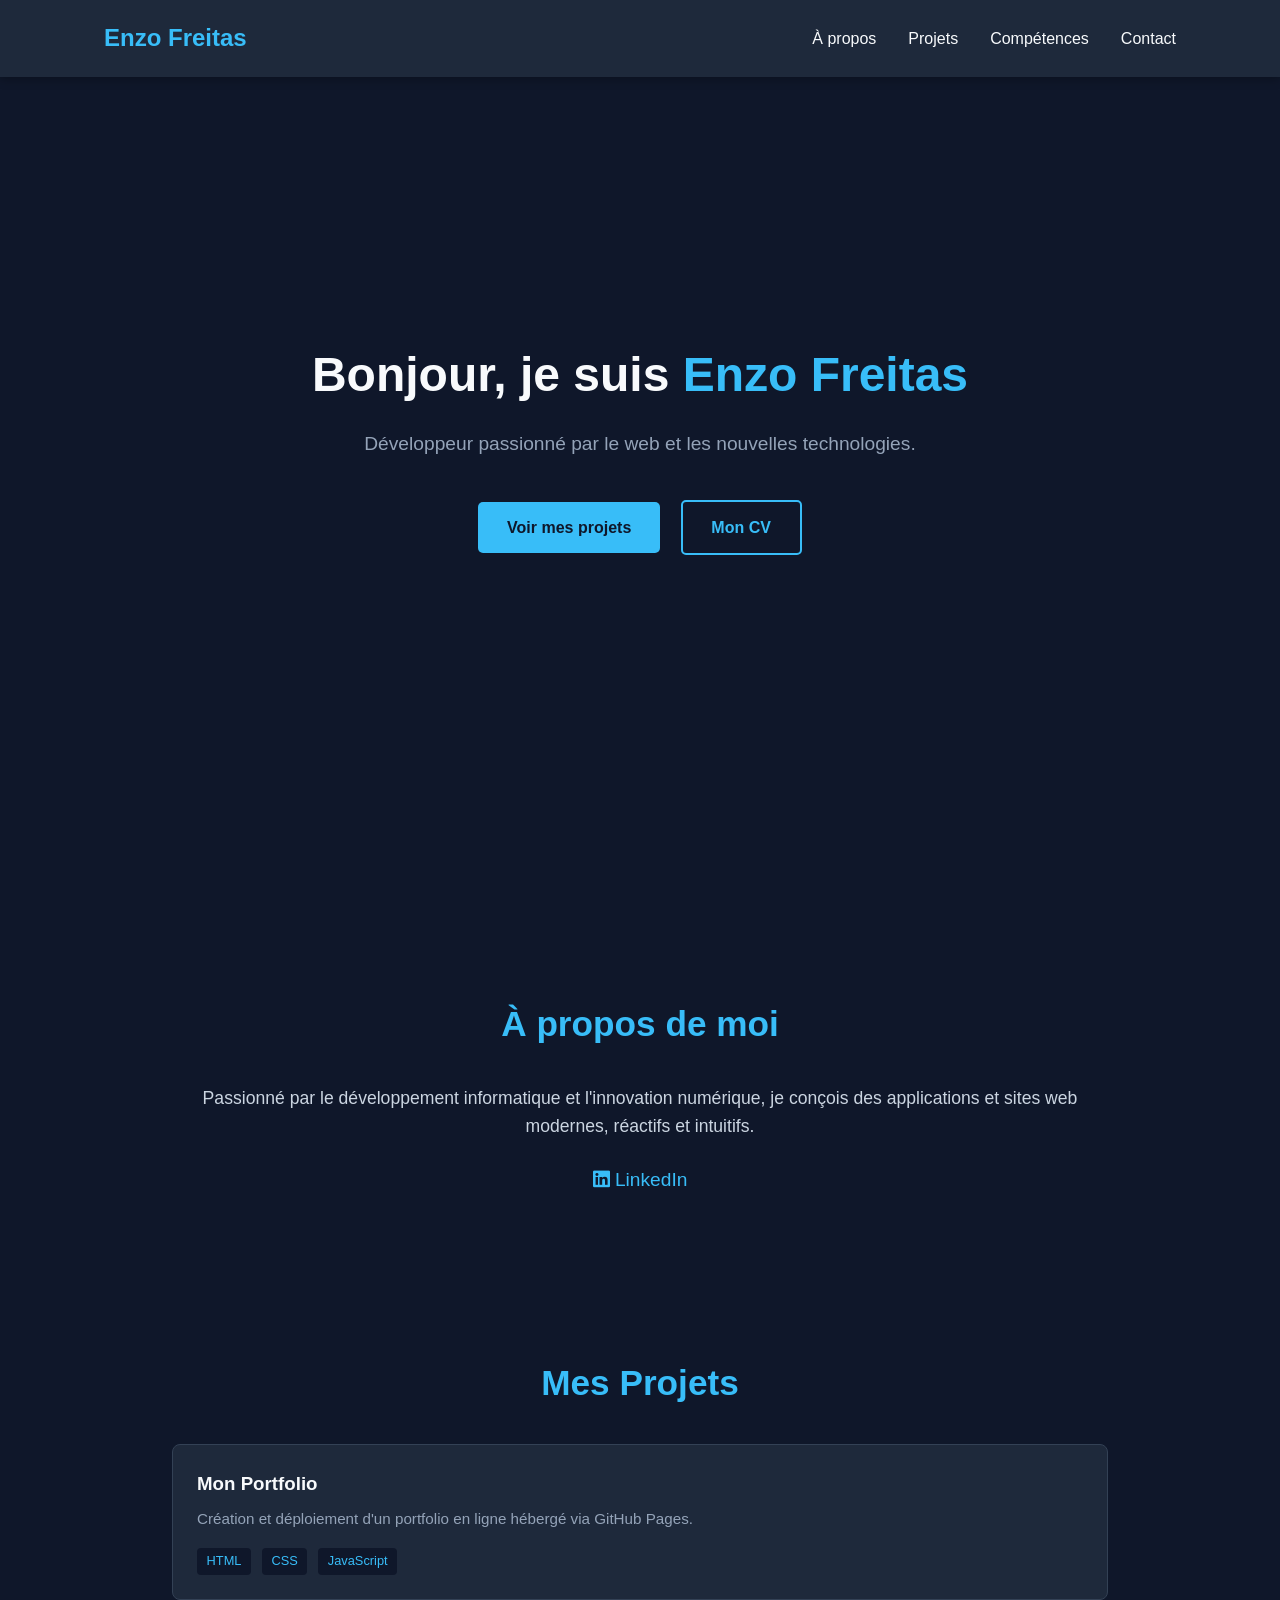
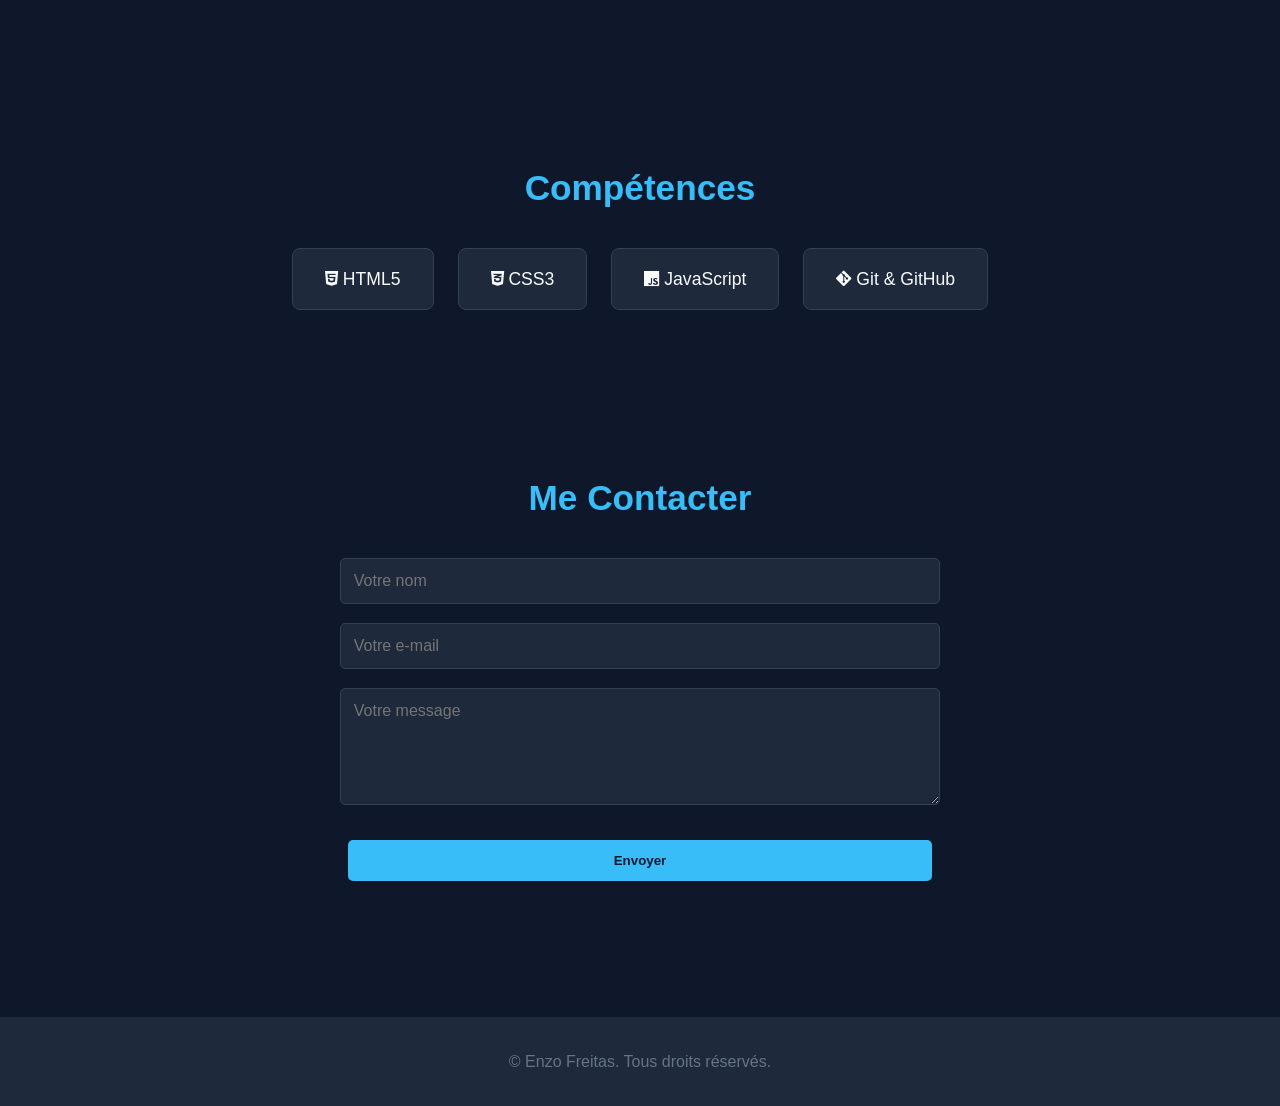
<file: index.html>
<!DOCTYPE html>
<html lang="fr">
<head>
    <meta charset="UTF-8">
    <meta name="viewport" content="width=device-width, initial-scale=1.0">
    <title>Enzo Freitas - Portfolio</title>
    <link rel="stylesheet" href="style.css">
    <link rel="stylesheet" href="https://cdnjs.cloudflare.com/ajax/libs/font-awesome/6.4.0/css/all.min.css">
</head>
<body>

    <!-- Header / Navigation -->
    <header>
        <nav class="navbar">
            <a href="#" class="logo">Enzo Freitas</a>
            <ul class="nav-menu">
                <li class="nav-item"><a href="#about" class="nav-link">À propos</a></li>
                <li class="nav-item"><a href="#projets" class="nav-link">Projets</a></li>
                <li class="nav-item"><a href="#competences" class="nav-link">Compétences</a></li>
                <li class="nav-item"><a href="#contact" class="nav-link">Contact</a></li>
            </ul>
        </nav>
    </header>

    <!-- Section Accueil / Banner -->
    <section class="hero">
        <div class="hero-content">
            <h1>Bonjour, je suis <span>Enzo Freitas</span></h1>
            <p>Développeur passionné par le web et les nouvelles technologies.</p>
            <div class="hero-buttons">
                <a href="#projets" class="btn">Voir mes projets</a>
                <a href="cv.pdf" class="btn btn-secondary" target="_blank">Mon CV</a>
            </div>
        </div>
    </section>

    <!-- Section À propos -->
    <section id="about" class="section">
        <h2>À propos de moi</h2>
        <div class="about-content">
            <p>
                Passionné par le développement informatique et l'innovation numérique, je conçois des applications et sites web modernes, réactifs et intuitifs.
            </p>
            <div class="social-links">
                <a href="https://www.linkedin.com/in/enzo-freitas/" target="_blank"><i class="fab fa-linkedin"></i> LinkedIn</a>
            </div>
        </div>
    </section>

    <!-- Section Projets -->
    <section id="projets" class="section">
        <h2>Mes Projets</h2>
        <div class="projects-grid">
            <div class="project-card">
                <h3>Mon Portfolio</h3>
                <p>Création et déploiement d'un portfolio en ligne hébergé via GitHub Pages.</p>
                <div class="tags">
                    <span>HTML</span>
                    <span>CSS</span>
                    <span>JavaScript</span>
                </div>
            </div>
        </div>
    </section>

    <!-- Section Compétences -->
    <section id="competences" class="section">
        <h2>Compétences</h2>
        <div class="skills-container">
            <div class="skill-item"><i class="fab fa-html5"></i> HTML5</div>
            <div class="skill-item"><i class="fab fa-css3-alt"></i> CSS3</div>
            <div class="skill-item"><i class="fab fa-js"></i> JavaScript</div>
            <div class="skill-item"><i class="fab fa-git-alt"></i> Git & GitHub</div>
        </div>
    </section>

    <!-- Section Contact -->
    <section id="contact" class="section">
        <h2>Me Contacter</h2>
        <form action="https://formspree.io/f/xppwngay" method="POST" class="contact-form">
            <div class="form-group">
                <input type="text" name="name" placeholder="Votre nom" required>
            </div>
            <div class="form-group">
                <input type="email" name="email" placeholder="Votre e-mail" required>
            </div>
            <div class="form-group">
                <textarea name="message" rows="5" placeholder="Votre message" required></textarea>
            </div>
            <button type="submit" class="btn">Envoyer</button>
        </form>
    </section>

    <!-- Footer -->
    <footer>
        <p>&copy; Enzo Freitas. Tous droits réservés.</p>
    </footer>

    <script src="script.js"></script>
</body>
</html>
</file>
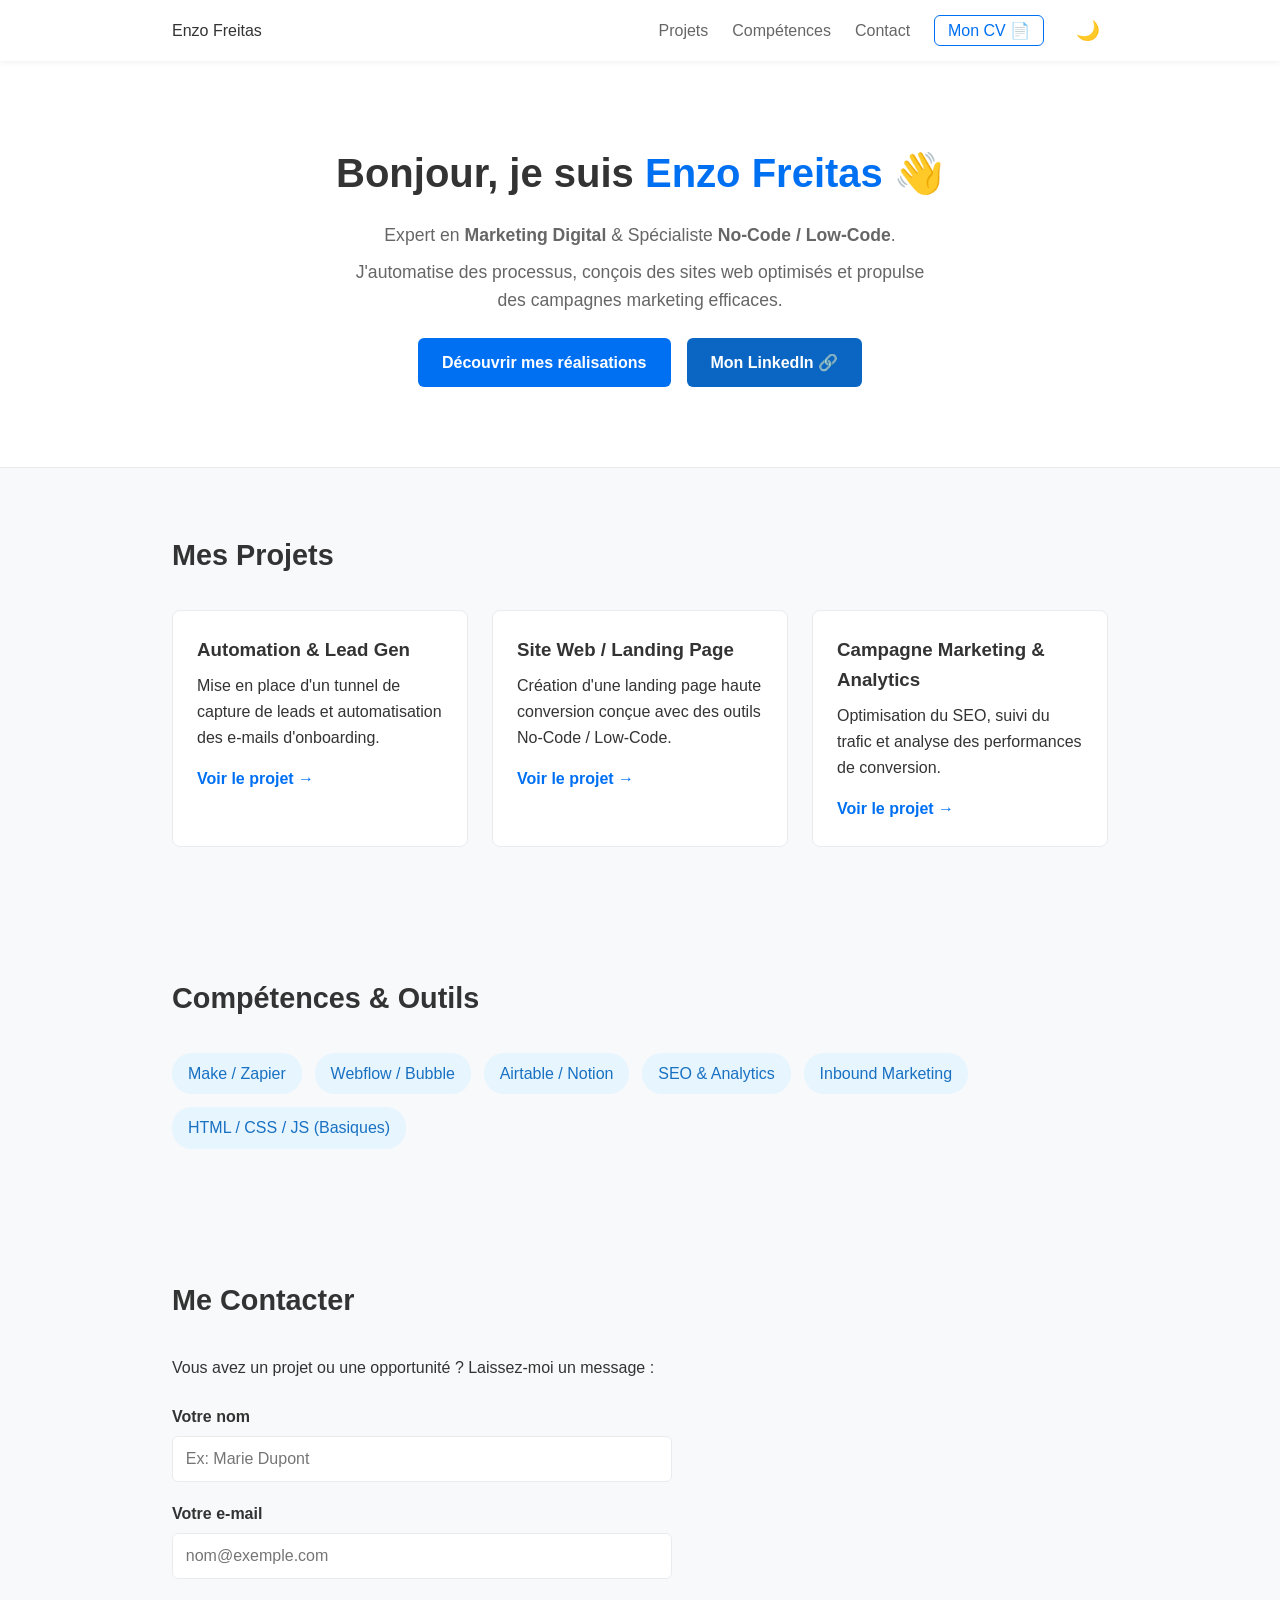
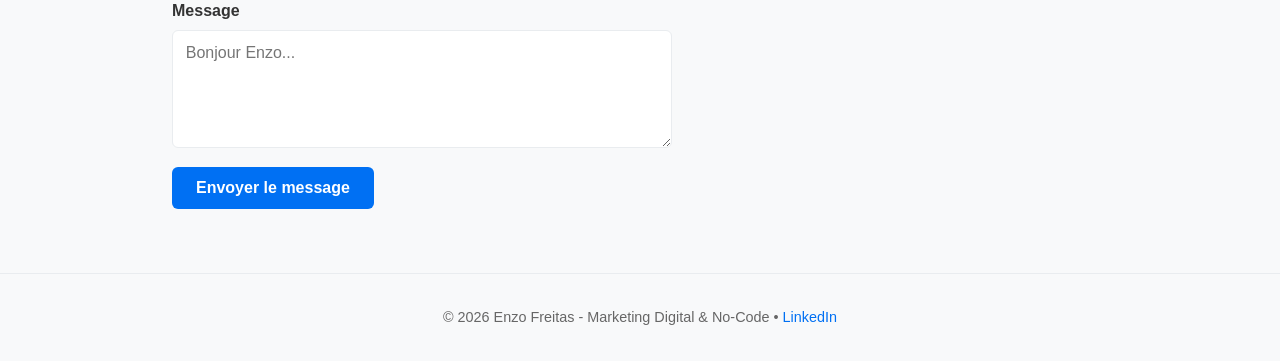
<file: mon-portfolio/index.html>
<!DOCTYPE html>
<html lang="fr">
<head>
    <meta charset="UTF-8">
    <meta name="viewport" content="width=device-width, initial-scale=1.0">
    <title>Enzo Freitas | Portfolio Marketing Digital & No-Code</title>
    <link rel="stylesheet" href="style.css">
</head>
<body>

    <header>
        <nav>
            <div class="logo">Enzo Freitas</div>
            <ul>
                <li><a href="#projets">Projets</a></li>
                <li><a href="#competences">Compétences</a></li>
                <li><a href="#contact">Contact</a></li>
                <li><a href="cv.pdf" target="_blank" class="nav-cv">Mon CV 📄</a></li>
                <li><button id="theme-toggle" aria-label="Changer de thème">🌙</button></li>
            </ul>
        </nav>
    </header>

    <section class="hero fade-in">
        <h1>Bonjour, je suis <span>Enzo Freitas</span> 👋</h1>
        <p>Expert en <strong>Marketing Digital</strong> & Spécialiste <strong>No-Code / Low-Code</strong>.</p>
        <p>J'automatise des processus, conçois des sites web optimisés et propulse des campagnes marketing efficaces.</p>
        
        <div class="hero-buttons">
            <a href="#projets" class="btn">Découvrir mes réalisations</a>
            <a href="https://www.linkedin.com/in/enzo-freitas/" target="_blank" rel="noopener noreferrer" class="btn btn-secondary">Mon LinkedIn 🔗</a>
        </div>
    </section>

    <section id="projets" class="container fade-in">
        <h2>Mes Projets</h2>
        <div class="grid">
            <div class="card">
                <h3>Automation & Lead Gen</h3>
                <p>Mise en place d'un tunnel de capture de leads et automatisation des e-mails d'onboarding.</p>
                <a href="#" target="_blank">Voir le projet →</a>
            </div>
            <div class="card">
                <h3>Site Web / Landing Page</h3>
                <p>Création d'une landing page haute conversion conçue avec des outils No-Code / Low-Code.</p>
                <a href="#" target="_blank">Voir le projet →</a>
            </div>
            <div class="card">
                <h3>Campagne Marketing & Analytics</h3>
                <p>Optimisation du SEO, suivi du trafic et analyse des performances de conversion.</p>
                <a href="#" target="_blank">Voir le projet →</a>
            </div>
        </div>
    </section>

    <section id="competences" class="container fade-in">
        <h2>Compétences & Outils</h2>
        <ul class="skills">
            <li>Make / Zapier</li>
            <li>Webflow / Bubble</li>
            <li>Airtable / Notion</li>
            <li>SEO & Analytics</li>
            <li>Inbound Marketing</li>
            <li>HTML / CSS / JS (Basiques)</li>
        </ul>
    </section>

    <section id="contact" class="container fade-in">
        <h2>Me Contacter</h2>
        <p>Vous avez un projet ou une opportunité ? Laissez-moi un message :</p>
        
        <form action="https://formspree.io/f/xppwngay" method="POST" class="contact-form">
            <div class="form-group">
                <label for="name">Votre nom</label>
                <input type="text" id="name" name="name" required placeholder="Ex: Marie Dupont">
            </div>
            <div class="form-group">
                <label for="email">Votre e-mail</label>
                <input type="email" id="email" name="_replyto" required placeholder="nom@exemple.com">
            </div>
            <div class="form-group">
                <label for="message">Message</label>
                <textarea id="message" name="message" rows="5" required placeholder="Bonjour Enzo..."></textarea>
            </div>
            <button type="submit" class="btn">Envoyer le message</button>
        </form>
    </section>

    <footer>
        <p>© 2026 Enzo Freitas - Marketing Digital & No-Code • <a href="https://www.linkedin.com/in/enzo-freitas/" target="_blank" rel="noopener noreferrer">LinkedIn</a></p>
    </footer>

    <script src="script.js"></script>
</body>
</html>
</file>
<file: style.css>
/* Reset & Styles généraux */
* {
    margin: 0;
    padding: 0;
    box-sizing: border-box;
    font-family: 'Segoe UI', Tahoma, Geneva, Verdana, sans-serif;
}

body {
    background-color: #0f172a;
    color: #f8fafc;
    line-height: 1.6;
}

/* Header & Navbar */
header {
    background-color: #1e293b;
    position: fixed;
    width: 100%;
    top: 0;
    z-index: 1000;
    box-shadow: 0 2px 10px rgba(0, 0, 0, 0.3);
}

.navbar {
    display: flex;
    justify-content: space-between;
    align-items: center;
    padding: 1.2rem 5%;
    max-width: 1200px;
    margin: 0 auto;
}

.logo {
    font-size: 1.5rem;
    font-weight: bold;
    color: #38bdf8;
    text-decoration: none;
}

.nav-menu {
    display: flex;
    list-style: none;
    gap: 2rem;
}

.nav-link {
    color: #f8fafc;
    text-decoration: none;
    transition: color 0.3s;
}

.nav-link:hover {
    color: #38bdf8;
}

/* Section Hero */
.hero {
    height: 100vh;
    display: flex;
    justify-content: center;
    align-items: center;
    text-align: center;
    padding: 0 1rem;
}

.hero-content h1 {
    font-size: 3rem;
    margin-bottom: 1rem;
}

.hero-content h1 span {
    color: #38bdf8;
}

.hero-content p {
    font-size: 1.2rem;
    color: #94a3b8;
    margin-bottom: 2rem;
}

/* Boutons */
.btn {
    display: inline-block;
    padding: 0.8rem 1.8rem;
    background-color: #38bdf8;
    color: #0f172a;
    text-decoration: none;
    font-weight: bold;
    border-radius: 5px;
    border: none;
    cursor: pointer;
    transition: background 0.3s;
    margin: 0.5rem;
}

.btn:hover {
    background-color: #0284c7;
    color: #ffffff;
}

.btn-secondary {
    background-color: transparent;
    color: #38bdf8;
    border: 2px solid #38bdf8;
}

.btn-secondary:hover {
    background-color: #38bdf8;
    color: #0f172a;
}

/* Sections communes */
.section {
    padding: 6rem 2rem 4rem 2rem;
    max-width: 1000px;
    margin: 0 auto;
}

.section h2 {
    font-size: 2.2rem;
    margin-bottom: 2rem;
    text-align: center;
    color: #38bdf8;
}

/* À propos */
.about-content {
    text-align: center;
    font-size: 1.1rem;
    color: #cbd5e1;
}

.social-links {
    margin-top: 1.5rem;
}

.social-links a {
    color: #38bdf8;
    text-decoration: none;
    font-size: 1.2rem;
}

/* Projets */
.projects-grid {
    display: grid;
    grid-template-columns: repeat(auto-fit, minmax(280px, 1fr));
    gap: 2rem;
}

.project-card {
    background-color: #1e293b;
    padding: 1.5rem;
    border-radius: 8px;
    border: 1px solid #334155;
}

.project-card h3 {
    margin-bottom: 0.5rem;
    color: #f8fafc;
}

.project-card p {
    color: #94a3b8;
    font-size: 0.95rem;
    margin-bottom: 1rem;
}

.tags span {
    display: inline-block;
    background-color: #0f172a;
    color: #38bdf8;
    padding: 0.2rem 0.6rem;
    font-size: 0.8rem;
    border-radius: 4px;
    margin-right: 0.4rem;
}

/* Compétences */
.skills-container {
    display: flex;
    justify-content: center;
    flex-wrap: wrap;
    gap: 1.5rem;
}

.skill-item {
    background-color: #1e293b;
    padding: 1rem 2rem;
    border-radius: 8px;
    font-size: 1.1rem;
    border: 1px solid #334155;
}

/* Formulaire Contact */
.contact-form {
    display: flex;
    flex-direction: column;
    gap: 1.2rem;
    max-width: 600px;
    margin: 0 auto;
}

.form-group input,
.form-group textarea {
    width: 100%;
    padding: 0.8rem;
    background-color: #1e293b;
    border: 1px solid #334155;
    border-radius: 5px;
    color: #f8fafc;
    font-size: 1rem;
}

.form-group input:focus,
.form-group textarea:focus {
    outline: none;
    border-color: #38bdf8;
}

/* Footer */
footer {
    text-align: center;
    padding: 2rem;
    background-color: #1e293b;
    color: #64748b;
    margin-top: 4rem;
}
</file>
<file: mon-portfolio/style.css>
:root {
    --bg-color: #f8f9fa;
    --card-bg: #ffffff;
    --text-color: #333333;
    --text-secondary: #666666;
    --accent-color: #0070f3;
    --border-color: #e9ecef;
    --header-bg: #ffffff;
}

[data-theme="dark"] {
    --bg-color: #121212;
    --card-bg: #1e1e1e;
    --text-color: #f8f9fa;
    --text-secondary: #aaaaaa;
    --accent-color: #3291ff;
    --border-color: #333333;
    --header-bg: #1a1a1a;
}

* {
    margin: 0;
    padding: 0;
    box-sizing: border-box;
}

body {
    font-family: -apple-system, BlinkMacSystemFont, "Segoe UI", Roboto, sans-serif;
    line-height: 1.6;
    color: var(--text-color);
    background-color: var(--bg-color);
    transition: background-color 0.3s ease, color 0.3s ease;
}

header {
    background: var(--header-bg);
    box-shadow: 0 2px 5px rgba(0,0,0,0.05);
    position: sticky;
    top: 0;
    z-index: 100;
    transition: background-color 0.3s ease;
}

nav {
    display: flex;
    justify-content: space-between;
    align-items: center;
    max-width: 1000px;
    margin: 0 auto;
    padding: 1rem 2rem;
}

nav ul {
    display: flex;
    align-items: center;
    list-style: none;
    gap: 1.5rem;
}

nav a {
    text-decoration: none;
    color: var(--text-secondary);
    font-weight: 500;
}

nav a:hover {
    color: var(--accent-color);
}

.nav-cv {
    border: 1px solid var(--accent-color);
    padding: 0.4rem 0.8rem;
    border-radius: 6px;
    color: var(--accent-color) !important;
    transition: all 0.2s ease;
}

.nav-cv:hover {
    background: var(--accent-color);
    color: #fff !important;
}

#theme-toggle {
    background: none;
    border: none;
    font-size: 1.2rem;
    cursor: pointer;
    padding: 0.2rem 0.5rem;
}

.hero {
    text-align: center;
    padding: 5rem 2rem;
    background: var(--card-bg);
    border-bottom: 1px solid var(--border-color);
}

.hero h1 {
    font-size: 2.5rem;
    margin-bottom: 1rem;
}

.hero h1 span {
    color: var(--accent-color);
}

.hero p {
    font-size: 1.1rem;
    color: var(--text-secondary);
    max-width: 600px;
    margin: 0.5rem auto;
}

.hero-buttons {
    display: flex;
    justify-content: center;
    gap: 1rem;
    margin-top: 1.5rem;
}

.container {
    max-width: 1000px;
    margin: 0 auto;
    padding: 4rem 2rem;
}

h2 {
    margin-bottom: 2rem;
    font-size: 1.8rem;
}

.grid {
    display: grid;
    grid-template-columns: repeat(auto-fit, minmax(250px, 1fr));
    gap: 1.5rem;
}

.card {
    background: var(--card-bg);
    padding: 1.5rem;
    border-radius: 8px;
    border: 1px solid var(--border-color);
    transition: transform 0.2s ease, box-shadow 0.2s ease, background-color 0.3s ease;
}

.card:hover {
    transform: translateY(-4px);
    box-shadow: 0 10px 20px rgba(0,0,0,0.1);
}

.card h3 {
    margin-bottom: 0.5rem;
}

.card a {
    display: inline-block;
    margin-top: 1rem;
    color: var(--accent-color);
    text-decoration: none;
    font-weight: bold;
}

.skills {
    display: flex;
    flex-wrap: wrap;
    gap: 0.8rem;
    list-style: none;
}

.skills li {
    background: #e7f5ff;
    color: #1971c2;
    padding: 0.5rem 1rem;
    border-radius: 20px;
    font-weight: 500;
}

[data-theme="dark"] .skills li {
    background: #183b56;
    color: #74c0fc;
}

.btn {
    display: inline-block;
    background: var(--accent-color);
    color: #fff;
    padding: 0.75rem 1.5rem;
    border-radius: 6px;
    text-decoration: none;
    font-size: 1rem;
    font-weight: 600;
    transition: background 0.2s ease;
}

.btn:hover {
    opacity: 0.9;
}

.btn-secondary {
    background: #0a66c2;
}

.contact-form {
    display: flex;
    flex-direction: column;
    gap: 1.2rem;
    max-width: 500px;
    margin-top: 1.5rem;
}

.form-group {
    display: flex;
    flex-direction: column;
    text-align: left;
}

.form-group label {
    font-weight: bold;
    margin-bottom: 0.4rem;
}

.form-group input,
.form-group textarea {
    padding: 0.8rem;
    border: 1px solid var(--border-color);
    border-radius: 6px;
    font-family: inherit;
    font-size: 1rem;
    background-color: var(--card-bg);
    color: var(--text-color);
}

.form-group input:focus,
.form-group textarea:focus {
    outline: none;
    border-color: var(--accent-color);
}

button.btn {
    border: none;
    cursor: pointer;
    align-self: flex-start;
}

footer {
    text-align: center;
    padding: 2rem;
    color: var(--text-secondary);
    font-size: 0.9rem;
    border-top: 1px solid var(--border-color);
}

footer a {
    color: var(--accent-color);
    text-decoration: none;
}

.fade-in {
    opacity: 0;
    transform: translateY(20px);
    transition: opacity 0.6s ease-out, transform 0.6s ease-out;
}

.fade-in.visible {
    opacity: 1;
    transform: translateY(0);
}
</file>
